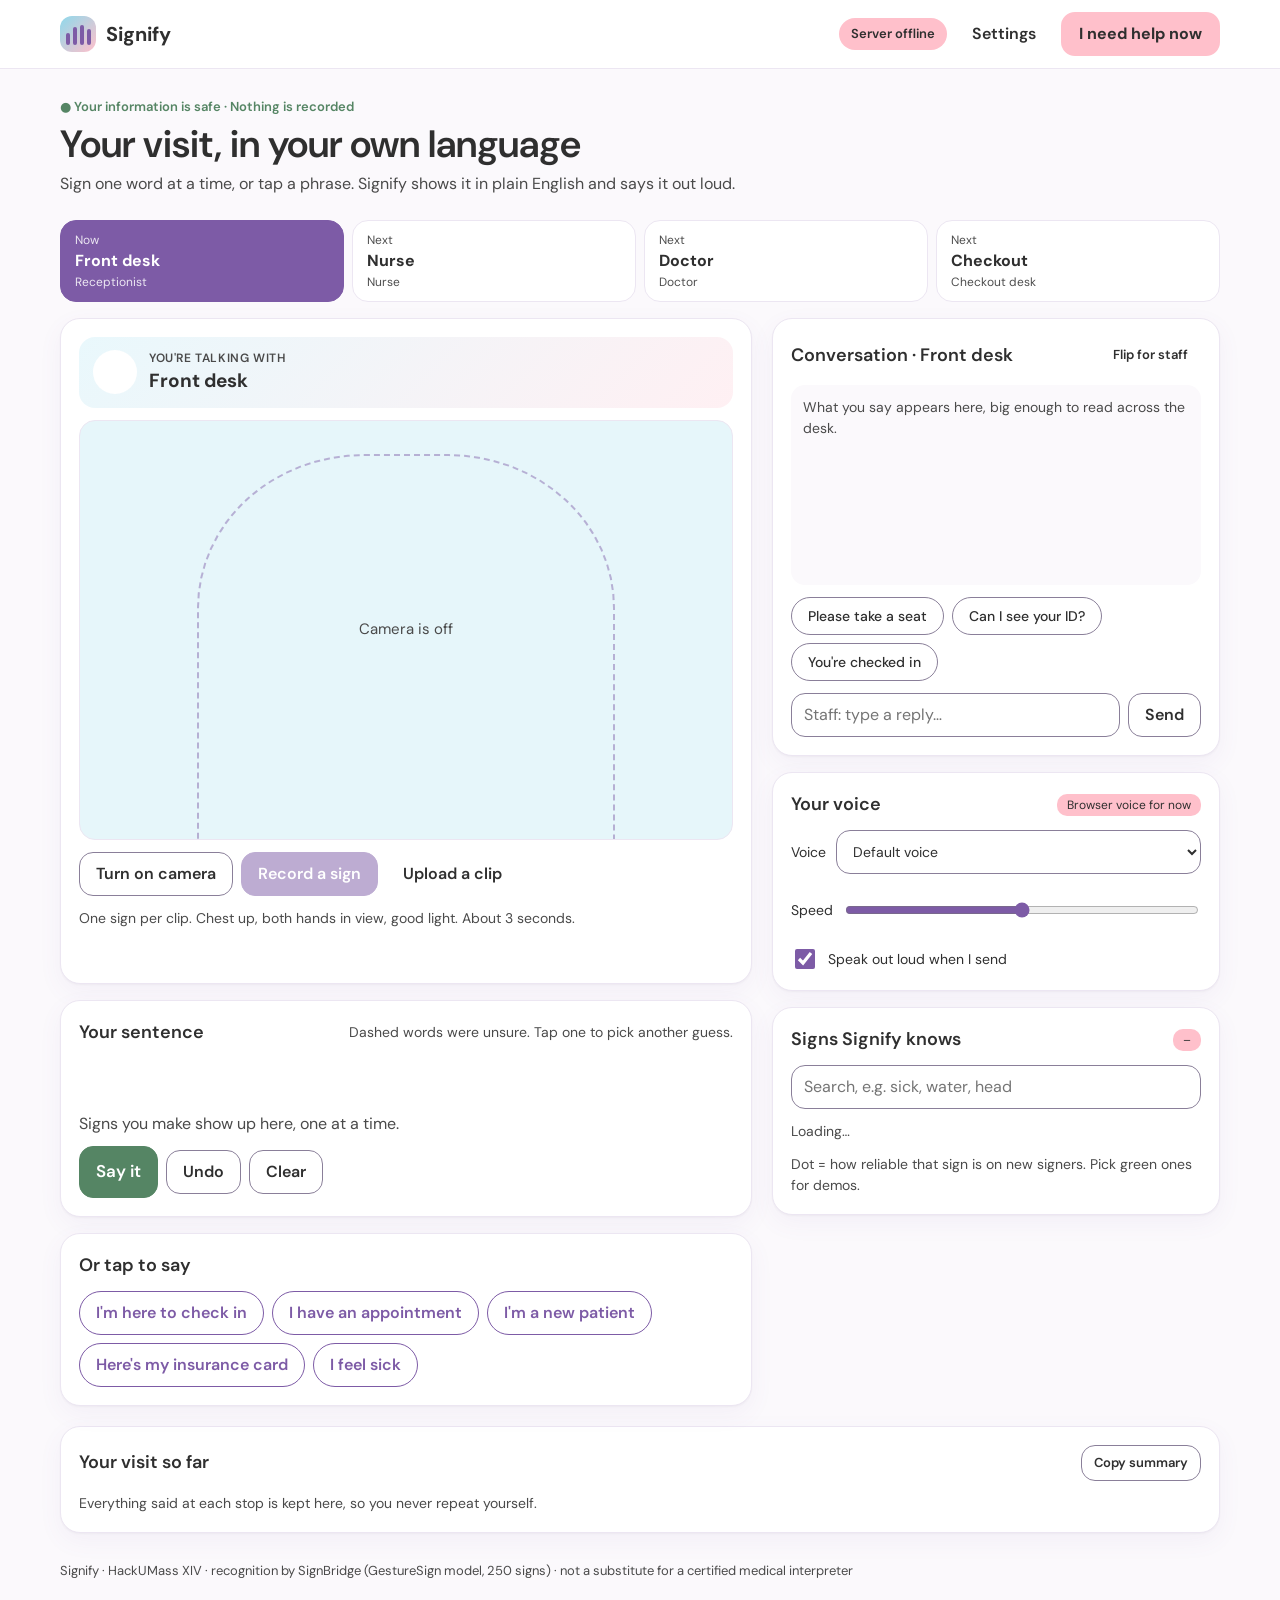
<file: frontend/index.html>
<!DOCTYPE html>
<html lang="en">
<head>
  <meta charset="UTF-8">
  <meta name="viewport" content="width=device-width, initial-scale=1">
  <title>Signify: your visit, in your own language</title>
  <link rel="preconnect" href="https://fonts.googleapis.com">
  <link href="https://fonts.googleapis.com/css2?family=DM+Sans:opsz,wght@9..40,400;9..40,500;9..40,600;9..40,700&display=swap" rel="stylesheet">
  <link rel="stylesheet" href="styles.css">
</head>
<body>
  <header class="topbar">
    <div class="wrap topbar-inner">
      <a class="brand" href="#">
        <span class="logo" aria-hidden="true"><i></i><i></i><i></i><i></i></span>
        <span>Signify</span>
      </a>
      <div class="topbar-right">
        <span id="health" class="pill pill-wait" role="status">Checking model…</span>
        <button id="settingsBtn" class="btn btn-ghost" aria-expanded="false" aria-controls="settings">Settings</button>
        <button id="urgentBtn" class="btn btn-urgent">I need help now</button>
      </div>
    </div>
    <div id="settings" class="wrap settings" hidden>
      <label>Backend URL <input id="apiUrl" type="url" spellcheck="false"></label>
      <label class="check"><input id="demoMode" type="checkbox"> Demo mode (canned answers, no backend)</label>
      <button id="saveSettings" class="btn">Save</button>
    </div>
  </header>

  <div id="urgentBanner" class="banner" role="alert" hidden>Staff have been alerted and are coming to you now.</div>

  <main class="wrap">
    <section class="intro">
      <p class="eyebrow">● Your information is safe · Nothing is recorded</p>
      <h1>Your visit, in your own language</h1>
      <p class="lead">Sign one word at a time, or tap a phrase. Signify shows it in plain English and says it out loud.</p>
    </section>

    <nav class="stops" aria-label="Visit journey" id="stops"></nav>

    <div class="grid">
      <section class="col-main">
        <div class="card">
          <div class="talking">
            <span class="avatar" aria-hidden="true"></span>
            <div><span class="label">You're talking with</span><strong id="whoLabel">Front desk</strong></div>
          </div>

          <div class="camera" id="camera">
            <video id="preview" autoplay muted playsinline></video>
            <div class="frame-guide" aria-hidden="true"></div>
            <div id="camMsg" class="cam-msg">Camera is off</div>
            <div id="recBar" class="rec-bar" hidden><div id="recFill"></div></div>
          </div>

          <div class="row">
            <button id="camBtn" class="btn">Turn on camera</button>
            <button id="recBtn" class="btn btn-primary" disabled>Record a sign</button>
            <label class="btn btn-ghost file-btn">Upload a clip<input id="fileInput" type="file" accept="video/*"></label>
          </div>
          <p class="hint">One sign per clip. Chest up, both hands in view, good light. About 3 seconds.</p>

          <div id="status" class="status" role="status" aria-live="polite"></div>

          <div id="result" class="result" hidden>
            <div class="result-top">
              <span id="resultWord" class="result-word"></span>
              <span id="resultBadge" class="badge"></span>
            </div>
            <div class="meter"><div id="resultMeter"></div></div>
            <p id="resultMeta" class="hint"></p>
            <div id="alts" class="alts"></div>
          </div>
        </div>

        <div class="card">
          <div class="card-head">
            <h2>Your sentence</h2>
            <span class="hint">Dashed words were unsure. Tap one to pick another guess.</span>
          </div>
          <div id="chips" class="chips" aria-live="polite"></div>
          <p id="sentenceText" class="sentence">Signs you make show up here, one at a time.</p>
          <div class="row">
            <button id="sayBtn" class="btn btn-ok">Say it</button>
            <button id="undoBtn" class="btn">Undo</button>
            <button id="clearBtn" class="btn">Clear</button>
          </div>
        </div>

        <div class="card">
          <h2>Or tap to say</h2>
          <div id="phrases" class="chips"></div>
        </div>
      </section>

      <aside class="col-side">
        <div class="card">
          <div class="card-head">
            <h2>Conversation · <span id="stopName">Front desk</span></h2>
            <button id="flipBtn" class="btn btn-ghost btn-sm" aria-pressed="false">Flip for staff</button>
          </div>
          <div id="thread" class="thread"><p class="hint">What you say appears here, big enough to read across the desk.</p></div>
          <div id="replies" class="chips small"></div>
          <form id="replyForm" class="row">
            <label class="sr" for="replyInput">Staff reply</label>
            <input id="replyInput" placeholder="Staff: type a reply…" autocomplete="off">
            <button class="btn" type="submit">Send</button>
          </form>
        </div>

        <div class="card">
          <div class="card-head"><h2>Your voice</h2><span class="tag">Browser voice for now</span></div>
          <label class="field">Voice <select id="voiceSel"></select></label>
          <label class="field">Speed <input id="rate" type="range" min="0.6" max="1.4" step="0.1" value="1"></label>
          <label class="check"><input id="autoSpeak" type="checkbox" checked> Speak out loud when I send</label>
        </div>

        <div class="card">
          <div class="card-head"><h2>Signs Signify knows</h2><span id="signCount" class="tag">–</span></div>
          <label class="sr" for="signSearch">Search signs</label>
          <input id="signSearch" placeholder="Search, e.g. sick, water, head">
          <div id="signList" class="sign-list"></div>
          <p class="hint">Dot = how reliable that sign is on new signers. Pick green ones for demos.</p>
        </div>
      </aside>
    </div>

    <section class="card">
      <div class="card-head"><h2>Your visit so far</h2><button id="copyBtn" class="btn btn-sm">Copy summary</button></div>
      <div id="log" class="log"><p class="hint">Everything said at each stop is kept here, so you never repeat yourself.</p></div>
    </section>
  </main>

  <footer class="wrap foot">Signify · HackUMass XIV · recognition by SignBridge (GestureSign model, 250 signs) · not a substitute for a certified medical interpreter</footer>

  <script src="app.js"></script>
</body>
</html>
</file>
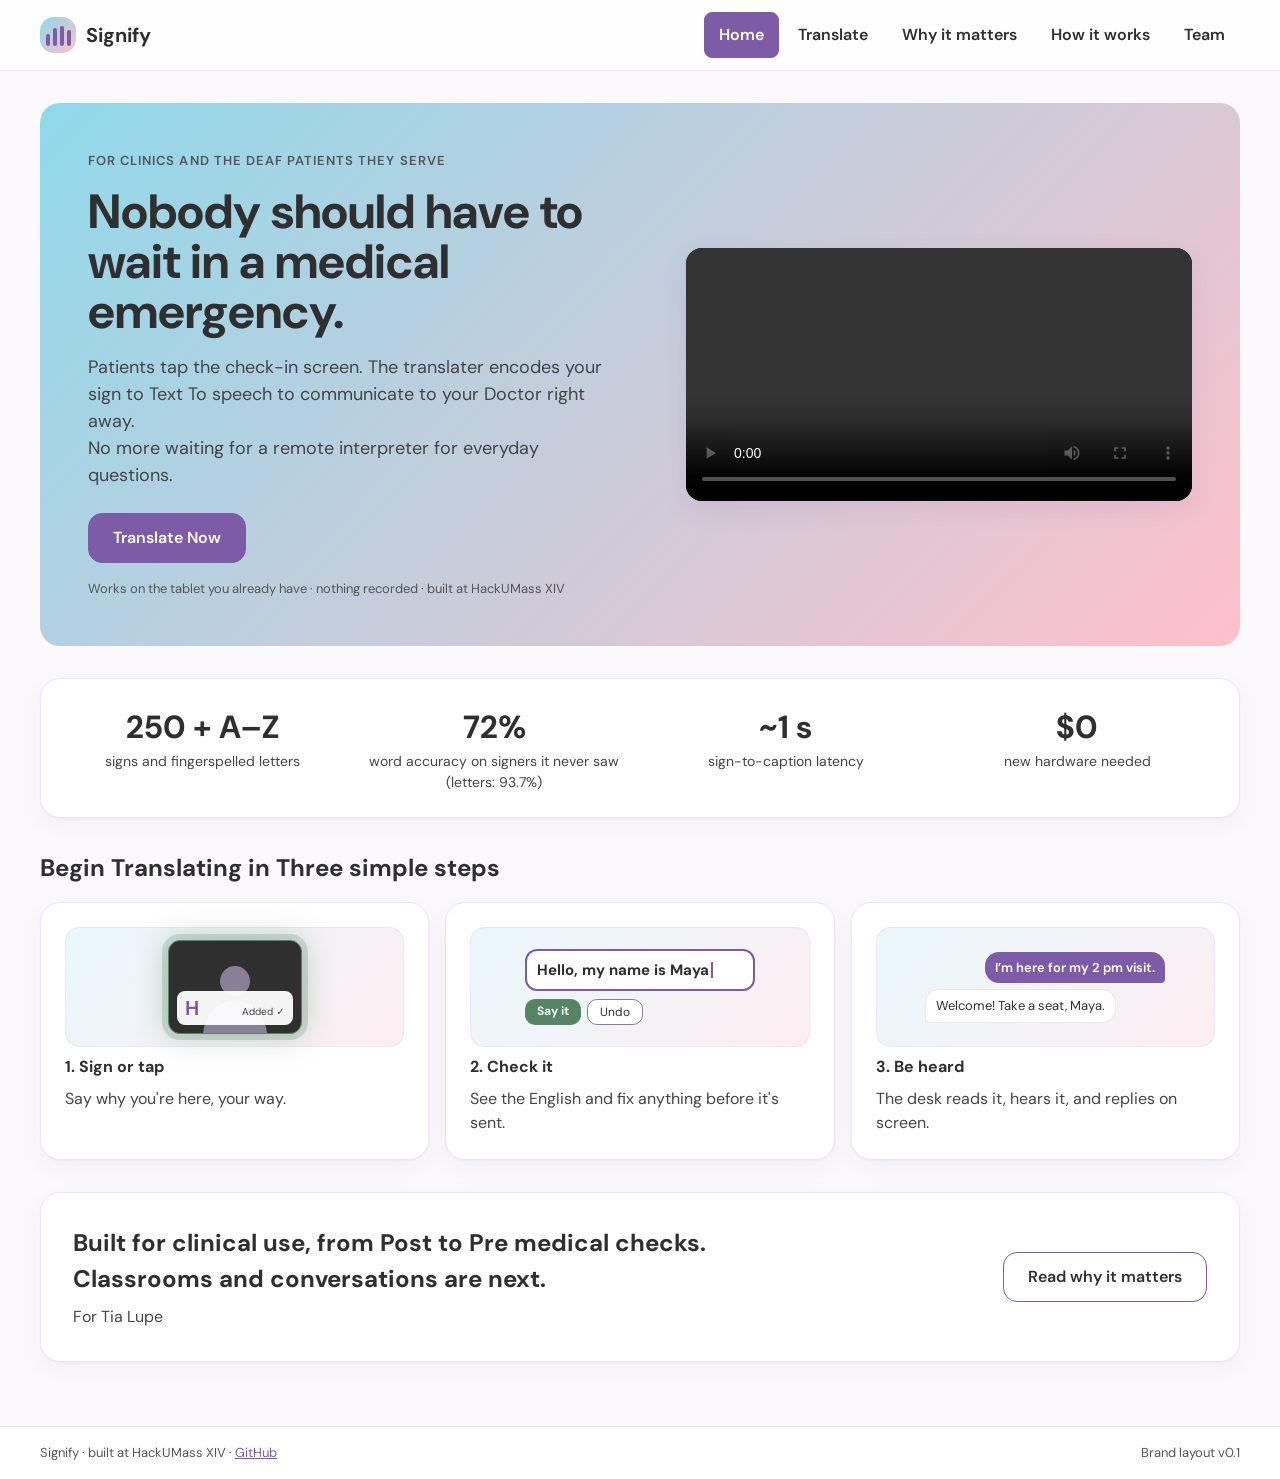
<file: joa_frontend/index.html>
<!doctype html>
<html lang="en">
<head>
<meta charset="utf-8">
<meta name="viewport" content="width=device-width, initial-scale=1">
<link rel="icon" href="data:image/svg+xml,%3Csvg xmlns=%27http://www.w3.org/2000/svg%27 viewBox=%270 0 36 36%27%3E%3Crect width=%2736%27 height=%2736%27 rx=%2710%27 fill=%27%238fd9eb%27/%3E%3Cg fill=%27%237d5ba6%27%3E%3Crect x=%279%27 y=%2717%27 width=%274%27 height=%2712%27 rx=%272%27/%3E%3Crect x=%2714.5%27 y=%2711%27 width=%274%27 height=%2718%27 rx=%272%27/%3E%3Crect x=%2720%27 y=%279%27 width=%274%27 height=%2720%27 rx=%272%27/%3E%3Crect x=%2725.5%27 y=%2713%27 width=%274%27 height=%2716%27 rx=%272%27/%3E%3C/g%3E%3C/svg%3E">
<title>Signify: ASL to speech for clinics</title>
<link rel="preconnect" href="https://fonts.googleapis.com">
<link href="https://fonts.googleapis.com/css2?family=DM+Sans:opsz,wght@9..40,400;9..40,500;9..40,600;9..40,700&amp;display=swap" rel="stylesheet">
<style>
body{margin:0}
a{color:#7d5ba6}a:hover{color:#5e4383}
button{font:inherit;cursor:pointer}
button,a[style*="border-radius"]{transition:transform .28s cubic-bezier(.34,1.56,.64,1),box-shadow .2s ease;will-change:transform}
button:hover,a[style*="border-radius"]:hover{transform:translateY(-2px) scale(1.04);box-shadow:0 8px 16px rgba(125,91,166,.22)}
button:active,a[style*="border-radius"]:active{transform:translateY(1px) scale(.93);box-shadow:0 1px 3px rgba(125,91,166,.2);transition-duration:.08s}
button:focus-visible,a:focus-visible{outline:3px solid #7d5ba6;outline-offset:2px}
@media (prefers-reduced-motion:reduce){button,a[style*="border-radius"]{transition:none}button:hover,button:active,a[style*="border-radius"]:hover,a[style*="border-radius"]:active{transform:none}}
.ph{background-color:#e6f6fa;background-image:repeating-linear-gradient(45deg,transparent 0 10px,rgba(85,133,100,.10) 10px 11px)}
</style>
<script src="assets/view.js"></script>
</head>
<body>
<div id="app"></div>

<!-- Page markup (Rev 3 design, wireframe V4). {{...}} values come from renderVals() below. -->
<template id="view">
<div style="min-height: 100vh; background: #fbf9fc; color: #2f2f2f; font-family: 'DM Sans', system-ui, sans-serif; font-size: 16px; line-height: 1.5">
<header style="background: rgba(255,255,255,.85); border-bottom: 1px solid #ece6f2">
<div style="max-width: 1200px; margin: 0 auto; padding: 12px 24px; display: flex; flex-wrap: wrap; align-items: center; justify-content: space-between; gap: 12px">
<a href="index.html" style="display: flex; align-items: center; gap: 10px; text-decoration: none; color: #2f2f2f">
<span aria-hidden="true" style="width: 36px; height: 36px; border-radius: 14px; background: linear-gradient(135deg, #8fd9eb, #ffc0cb); display: flex; align-items: flex-end; justify-content: center; gap: 3px; padding-bottom: 7px; box-sizing: border-box"><span style="width: 4px; height: 12px; border-radius: 2px; background: #7d5ba6"></span><span style="width: 4px; height: 18px; border-radius: 2px; background: #7d5ba6"></span><span style="width: 4px; height: 20px; border-radius: 2px; background: #7d5ba6"></span><span style="width: 4px; height: 16px; border-radius: 2px; background: #7d5ba6"></span></span>
<span style="font-weight: 700; font-size: 20px">Signify</span>
</a>
<nav aria-label="Main" style="display: flex; flex-wrap: wrap; gap: 4px">
<a href="index.html" aria-current="page" style="min-height: 44px; padding: 0 14px; border-radius: 8px; font-weight: 600; display: inline-flex; align-items: center; text-decoration: none; background: #7d5ba6; color: #ffffff; border: 1px solid #7d5ba6;">Home</a>
<a href="visit.html" style="min-height: 44px; padding: 0 14px; border-radius: 8px; font-weight: 600; display: inline-flex; align-items: center; text-decoration: none; background: transparent; color: #2f2f2f; border: 1px solid transparent;">Translate</a>
<a href="why.html" style="min-height: 44px; padding: 0 14px; border-radius: 8px; font-weight: 600; display: inline-flex; align-items: center; text-decoration: none; background: transparent; color: #2f2f2f; border: 1px solid transparent;">Why it matters</a>
<a href="how.html" style="min-height: 44px; padding: 0 14px; border-radius: 8px; font-weight: 600; display: inline-flex; align-items: center; text-decoration: none; background: transparent; color: #2f2f2f; border: 1px solid transparent;">How it works</a>
<a href="team.html" style="min-height: 44px; padding: 0 14px; border-radius: 8px; font-weight: 600; display: inline-flex; align-items: center; text-decoration: none; background: transparent; color: #2f2f2f; border: 1px solid transparent;">Team</a>
</nav>
</div>
</header>
<main style="max-width: 1200px; margin: 0 auto; padding: 32px 24px 64px; display: flex; flex-direction: column; gap: 32px">

<section style="display: flex; flex-wrap: wrap; gap: 32px; align-items: center; background: linear-gradient(135deg, #8fd9eb, #ffc0cb); border: none; border-radius: 20px; padding: 48px">
<div style="flex: 1 1 420px; display: flex; flex-direction: column; gap: 16px">
<span style="font-size: 13px; font-weight: 600; letter-spacing: .08em; text-transform: uppercase; color: #555">For clinics and the Deaf patients they serve</span>
<h1 style="margin: 0; font-size: 48px; line-height: 1.05">Nobody should have to wait in a medical emergency.</h1>
<p style="margin: 0; font-size: 18px; color: #444; max-width: 520px; text-align: start">Patients tap the check-in screen. The translater encodes your sign to Text To speech to communicate to your Doctor right away. <br>No more waiting for a remote interpreter for everyday questions.</p>
<div style="display: flex; flex-wrap: wrap; gap: 12px; margin-top: 8px">
<a href="visit.html" style="min-height: 48px; padding: 0 24px; border-radius: 14px; border: 1px solid #7d5ba6; background: #7d5ba6; color: #ffffff; font-weight: 600; display: inline-flex; align-items: center; text-decoration: none">Translate Now</a>
</div>
<span style="font-size: 13px; color: #555">Works on the tablet you already have · nothing recorded · built at HackUMass XIV</span>
</div>
<div style="flex: 1 1 360px; min-width: 0">
<video src="assets/signify-demo.mp4" autoplay muted loop playsinline controls preload="metadata" aria-label="Signify demo: someone signs, captions appear and are spoken aloud" style="display: block; width: 100%; max-height: 420px; border-radius: 16px; background: #2f2f2f; box-shadow: 0 8px 24px rgba(125,91,166,.12)"></video>
</div>
</section>

<section style="background: #ffffff; border: 1px solid #ece6f2; border-radius: 20px; box-shadow: 0 1px 2px rgba(47,47,47,.04), 0 8px 24px rgba(125,91,166,.06); padding: 24px; display: grid; grid-template-columns: repeat(auto-fit, minmax(220px, 1fr)); gap: 16px; text-align: center">
<div><div style="font-size: 32px; font-weight: 700">250 + A–Z</div><div style="color: #444; font-size: 14px">signs and fingerspelled letters</div></div>
<div><div style="font-size: 32px; font-weight: 700">72%</div><div style="color: #444; font-size: 14px">word accuracy on signers it never saw (letters: 93.7%)</div></div>
<div><div style="font-size: 32px; font-weight: 700">~1 s</div><div style="color: #444; font-size: 14px">sign-to-caption latency</div></div>
<div><div style="font-size: 32px; font-weight: 700">$0</div><div style="color: #444; font-size: 14px">new hardware needed</div></div>
</section>

<section style="display: flex; flex-direction: column; gap: 16px">
<h2 style="margin: 0; font-size: 24px">Begin Translating in Three simple steps</h2>
<div style="display: grid; grid-template-columns: repeat(auto-fit, minmax(260px, 1fr)); gap: 16px">
<div style="background: #ffffff; border: 1px solid #ece6f2; border-radius: 20px; box-shadow: 0 1px 2px rgba(47,47,47,.04), 0 8px 24px rgba(125,91,166,.06); padding: 24px; display: flex; flex-direction: column; gap: 8px"><div aria-hidden="true" style="height: 120px; border-radius: 14px; background: linear-gradient(135deg, #e9f8fc, #fdeef2); border: 1px solid #ece6f2; display: flex; align-items: center; justify-content: center; gap: 10px; padding: 12px; box-sizing: border-box"><div style="position: relative; width: 132px; height: 92px; border-radius: 12px; background: #2f2f2f; box-shadow: 0 0 0 6px rgba(85,133,100,.22), 0 0 30px 2px rgba(85,133,100,.35); border: 1px solid #558564"><svg width="132" height="92" viewBox="0 0 132 92" style="position: absolute; inset: 0"><circle cx="66" cy="40" r="15" fill="#8a7f99"/><path d="M34 92c3-22 16-32 32-32s29 10 32 32z" fill="#8a7f99"/></svg><span style="position: absolute; left: 8px; right: 8px; bottom: 8px; background: rgba(255,255,255,.95); border-radius: 8px; padding: 2px 8px; display: flex; justify-content: space-between; align-items: baseline"><strong style="font-size: 20px; color: #7d5ba6">H</strong><span style="font-size: 10px; color: #444">Added ✓</span></span></div></div><strong>1. Sign or tap</strong><span style="color: #444">Say why you're here, your way.</span></div>
<div style="background: #ffffff; border: 1px solid #ece6f2; border-radius: 20px; box-shadow: 0 1px 2px rgba(47,47,47,.04), 0 8px 24px rgba(125,91,166,.06); padding: 24px; display: flex; flex-direction: column; gap: 8px"><div aria-hidden="true" style="height: 120px; border-radius: 14px; background: linear-gradient(135deg, #e9f8fc, #fdeef2); border: 1px solid #ece6f2; display: flex; align-items: center; justify-content: center; gap: 10px; padding: 12px; box-sizing: border-box"><div style="width: 100%; max-width: 230px; display: flex; flex-direction: column; gap: 8px"><div style="background: #ffffff; border: 2px solid #7d5ba6; border-radius: 12px; padding: 8px 10px; font-weight: 700; font-size: 15px">Hello, my name is Maya<span style="display: inline-block; width: 2px; height: 16px; background: #7d5ba6; vertical-align: -3px; margin-left: 2px"></span></div><div style="display: flex; gap: 6px"><span style="padding: 3px 12px; border-radius: 10px; background: #558564; color: #ffffff; font-size: 12px; font-weight: 700">Say it</span><span style="padding: 3px 12px; border-radius: 10px; border: 1px solid #8a7f99; background: #ffffff; font-size: 12px">Undo</span></div></div></div><strong>2. Check it</strong><span style="color: #444">See the English and fix anything before it's sent.</span></div>
<div style="background: #ffffff; border: 1px solid #ece6f2; border-radius: 20px; box-shadow: 0 1px 2px rgba(47,47,47,.04), 0 8px 24px rgba(125,91,166,.06); padding: 24px; display: flex; flex-direction: column; gap: 8px"><div aria-hidden="true" style="height: 120px; border-radius: 14px; background: linear-gradient(135deg, #e9f8fc, #fdeef2); border: 1px solid #ece6f2; display: flex; align-items: center; justify-content: center; gap: 10px; padding: 12px; box-sizing: border-box"><div style="width: 100%; max-width: 240px; display: flex; flex-direction: column; gap: 6px"><span style="align-self: flex-end; background: #7d5ba6; color: #ffffff; padding: 6px 10px; border-radius: 14px 14px 4px 14px; font-size: 13px; font-weight: 600">I’m here for my 2 pm visit.</span><span style="align-self: flex-start; background: #ffffff; border: 1px solid #ece6f2; padding: 6px 10px; border-radius: 14px 14px 14px 4px; font-size: 13px">Welcome! Take a seat, Maya.</span></div></div><strong>3. Be heard</strong><span style="color: #444">The desk reads it, hears it, and replies on screen.</span></div>
</div>
</section>

<section style="background: #ffffff; border: 1px solid #ece6f2; border-radius: 20px; box-shadow: 0 1px 2px rgba(47,47,47,.04), 0 8px 24px rgba(125,91,166,.06); padding: 32px; display: flex; flex-wrap: wrap; justify-content: space-between; align-items: center; gap: 16px">
<div style="max-width: 640px">
<h2 style="margin: 0; font-size: 24px">Built for clinical use, from Post to Pre medical checks. Classrooms and conversations are next.</h2>
<p style="margin: 8px 0 0; color: #444">For Tia Lupe</p>
</div>
<a href="why.html" style="min-height: 48px; padding: 0 24px; border-radius: 14px; border: 1px solid #7d5ba6; background: #ffffff; color: #2f2f2f; font-weight: 600; display: inline-flex; align-items: center; text-decoration: none">Read why it matters</a>
</section>
</main>
<footer style="border-top: 1px solid #ece6f2; background: #ffffff">
<div style="max-width: 1200px; margin: 0 auto; padding: 16px 24px; display: flex; flex-wrap: wrap; justify-content: space-between; gap: 8px; font-size: 13px; color: #555">
<span>Signify · built at HackUMass XIV · <a href="https://github.com/Erm-Huh/Signify">GitHub</a></span>
<span>Brand layout v0.1</span>
</div>
</footer>
</div>
</template>

<script>
class Component extends DCLogic {
  renderVals() { return {}; }
}
window.Component = Component;
</script>
</body>
</html>
</file>
<file: frontend/styles.css>
:root {
  --lilac: #7d5ba6; --lilac-dark: #5e4383; --blue: #8fd9eb; --pink: #ffc0cb;
  --teal: #558564; --graphite: #2f2f2f; --muted: #4a4a4a;
  --ground: #fbf9fc; --line: #ece6f2; --control: #8a7f99; --tint: #f3eefa;
  --radius: 20px;
  --shadow: 0 1px 2px rgba(47,47,47,.04), 0 8px 24px rgba(125,91,166,.06);
}
* { box-sizing: border-box; }
[hidden] { display: none !important; }
body { margin: 0; background: var(--ground); color: var(--graphite); font: 16px/1.5 'DM Sans', system-ui, sans-serif; }
h1, h2 { margin: 0; font-weight: 600; }
h1 { font-size: clamp(28px, 4vw, 38px); line-height: 1.15; }
h2 { font-size: 18px; }
.wrap { max-width: 1200px; margin: 0 auto; padding: 0 20px; }
.sr { position: absolute; width: 1px; height: 1px; overflow: hidden; clip: rect(0 0 0 0); }
.hint { color: var(--muted); font-size: 14px; margin: 0; }
.label { display: block; font-size: 12px; font-weight: 600; color: var(--muted); text-transform: uppercase; letter-spacing: .05em; }
.tag { font-size: 12px; padding: 2px 10px; border-radius: 10px; background: var(--pink); }

.topbar { position: sticky; top: 0; z-index: 5; background: rgba(255,255,255,.9); backdrop-filter: blur(6px); border-bottom: 1px solid var(--line); }
.topbar-inner { display: flex; flex-wrap: wrap; gap: 12px; align-items: center; justify-content: space-between; padding-top: 12px; padding-bottom: 12px; }
.brand { display: flex; align-items: center; gap: 10px; font-weight: 700; font-size: 20px; color: var(--graphite); text-decoration: none; }
.logo { width: 36px; height: 36px; border-radius: 12px; background: linear-gradient(135deg, var(--blue), var(--pink)); display: flex; align-items: flex-end; justify-content: center; gap: 3px; padding-bottom: 7px; }
.logo i { width: 4px; border-radius: 2px; background: var(--lilac); }
.logo i:nth-child(1) { height: 12px; } .logo i:nth-child(2) { height: 18px; } .logo i:nth-child(3) { height: 20px; } .logo i:nth-child(4) { height: 16px; }
.topbar-right { display: flex; flex-wrap: wrap; gap: 8px; align-items: center; }
.settings { display: flex; flex-wrap: wrap; gap: 12px; align-items: center; padding-bottom: 12px; }
.settings input[type=url] { min-width: 260px; }

.pill { font-size: 13px; font-weight: 600; padding: 6px 12px; border-radius: 16px; }
.pill-ok { background: #eaf4ee; color: #2f5a3c; }
.pill-wait { background: var(--tint); color: var(--muted); }
.pill-bad { background: var(--pink); color: var(--graphite); }

.btn { min-height: 44px; padding: 0 16px; border-radius: 14px; border: 1px solid var(--control); background: #fff; color: var(--graphite); font: inherit; font-weight: 600; cursor: pointer; display: inline-flex; align-items: center; gap: 6px; }
.btn:disabled { opacity: .5; cursor: not-allowed; }
.btn:focus-visible, input:focus-visible, select:focus-visible { outline: 3px solid var(--blue); outline-offset: 2px; }
.btn-primary { background: var(--lilac); border-color: var(--lilac); color: #fff; }
.btn-primary:hover:not(:disabled) { background: var(--lilac-dark); }
.btn-ok { background: var(--teal); border-color: var(--teal); color: #fff; min-height: 52px; font-size: 17px; }
.btn-ghost { border-color: transparent; background: transparent; }
.btn-urgent { background: var(--pink); border: 2px solid var(--pink); font-weight: 700; }
.btn-urgent[aria-pressed=true] { background: #fff; border-color: var(--graphite); }
.btn-sm { min-height: 36px; font-size: 13px; padding: 0 12px; }
.btn.recording { background: #fff; color: var(--lilac); border-color: var(--lilac); }
.file-btn input { display: none; }

.banner { background: var(--pink); padding: 14px 20px; font-size: 18px; font-weight: 600; text-align: center; }
.intro { padding: 28px 0 8px; display: flex; flex-direction: column; gap: 6px; }
.eyebrow { margin: 0; font-size: 13px; font-weight: 600; color: var(--teal); }
.lead { margin: 0; color: var(--muted); max-width: 680px; }

.stops { display: grid; grid-template-columns: repeat(4, minmax(0, 1fr)); gap: 8px; margin: 16px 0; }
.stop { text-align: left; min-height: 64px; padding: 10px 14px; border-radius: 16px; border: 1px solid var(--line); background: #fff; color: var(--graphite); font: inherit; cursor: pointer; }
.stop small { display: block; font-size: 12px; opacity: .85; }
.stop strong { display: block; font-size: 16px; }
.stop.visited { background: #eaf4ee; border-color: #cfe3d6; }
.stop.current { background: var(--lilac); color: #fff; border-color: var(--lilac); }

.grid { display: flex; flex-wrap: wrap; gap: 20px; align-items: flex-start; }
.col-main { flex: 3 1 560px; min-width: 0; display: flex; flex-direction: column; gap: 16px; }
.col-side { flex: 2 1 360px; min-width: 0; display: flex; flex-direction: column; gap: 16px; }
.card { background: #fff; border: 1px solid var(--line); border-radius: var(--radius); box-shadow: var(--shadow); padding: 18px; display: flex; flex-direction: column; gap: 12px; margin-bottom: 0; }
main > .card { margin: 20px 0; }
.card-head { display: flex; flex-wrap: wrap; justify-content: space-between; align-items: center; gap: 8px; }
.row { display: flex; flex-wrap: wrap; gap: 8px; align-items: center; }
.row input { flex: 1; min-width: 0; }
input, select { min-height: 44px; border: 1px solid var(--control); border-radius: 14px; padding: 0 12px; font: inherit; background: #fff; color: var(--graphite); }
.field { display: flex; align-items: center; gap: 10px; font-size: 14px; }
.field select, .field input { flex: 1; }
.check { display: flex; align-items: center; gap: 10px; font-size: 14px; }
.check input { width: 20px; height: 20px; min-height: 0; accent-color: var(--lilac); }
input[type=range] { accent-color: var(--lilac); border: none; padding: 0; }

.talking { display: flex; align-items: center; gap: 12px; padding: 12px 14px; border-radius: 16px; background: linear-gradient(135deg, #e9f8fc, #fff0f3); }
.talking strong { font-size: 19px; }
.avatar { width: 44px; height: 44px; border-radius: 22px; background: #fff; flex: none; }

.camera { position: relative; aspect-ratio: 4 / 3; max-height: 420px; border-radius: 16px; overflow: hidden; background: #e6f6fa; border: 1px solid var(--line); transition: border-color .2s; }
.camera video { width: 100%; height: 100%; object-fit: cover; transform: scaleX(-1); display: block; }
.camera.flash { border: 5px solid var(--teal); }
.frame-guide { position: absolute; inset: 8% 18% 0; border: 2px dashed rgba(125,91,166,.45); border-bottom: none; border-radius: 40% 40% 0 0; pointer-events: none; }
.cam-msg { position: absolute; inset: 0; display: flex; align-items: center; justify-content: center; text-align: center; padding: 16px; color: var(--muted); font-size: 15px; }
.rec-bar { position: absolute; left: 16px; right: 16px; bottom: 16px; height: 10px; background: rgba(255,255,255,.7); border-radius: 5px; overflow: hidden; }
.rec-bar div { height: 100%; width: 0; background: var(--lilac); transition: width .1s linear; }

.status { min-height: 24px; font-weight: 600; }
.status.error { color: #8a2a3a; background: #fff0f3; padding: 10px 14px; border-radius: 14px; }
.spinner { display: inline-block; width: 16px; height: 16px; border-radius: 50%; border: 3px solid var(--line); border-top-color: var(--lilac); animation: spin 1s linear infinite; vertical-align: -3px; margin-right: 8px; }
@keyframes spin { to { transform: rotate(360deg); } }
@media (prefers-reduced-motion: reduce) { .spinner { animation: none; } * { transition: none !important; } }

.result { background: var(--tint); border-radius: 16px; padding: 16px; display: flex; flex-direction: column; gap: 8px; }
.result-top { display: flex; flex-wrap: wrap; align-items: baseline; justify-content: space-between; gap: 8px; }
.result-word { font-size: 48px; font-weight: 700; color: var(--lilac); line-height: 1; text-transform: uppercase; }
.badge { font-size: 13px; font-weight: 700; padding: 4px 10px; border-radius: 12px; }
.badge.ok { background: #eaf4ee; color: #2f5a3c; }
.badge.unsure { background: var(--pink); color: var(--graphite); }
.meter { height: 8px; background: #fff; border-radius: 4px; overflow: hidden; }
.meter div { height: 100%; background: var(--teal); width: 0; }
.alts { display: flex; flex-wrap: wrap; gap: 8px; }

.chips { display: flex; flex-wrap: wrap; gap: 8px; min-height: 44px; }
.chip { min-height: 44px; padding: 0 16px; border-radius: 22px; border: 2px solid var(--blue); background: #e9f8fc; color: var(--graphite); font: inherit; font-weight: 700; cursor: pointer; }
.chip.unsure { background: #fff; border: 2px dashed var(--lilac); }
.chip.phrase { border: 1px solid var(--lilac); background: #fff; color: var(--lilac); font-weight: 600; }
.chips.small .chip { min-height: 38px; font-size: 14px; border: 1px solid var(--control); background: #fff; font-weight: 500; }
.sentence { margin: 0; font-size: 30px; font-weight: 600; line-height: 1.25; }
.sentence.empty { font-size: 16px; font-weight: 400; color: var(--muted); }

.thread { display: flex; flex-direction: column; gap: 8px; min-height: 200px; max-height: 380px; overflow-y: auto; background: var(--ground); border-radius: 14px; padding: 12px; transition: transform .3s; }
.thread.flipped { transform: rotate(180deg); }
.msg { max-width: 88%; padding: 10px 14px; border-radius: 16px; font-size: 18px; line-height: 1.35; }
.msg small { display: block; font-size: 12px; font-weight: 600; opacity: .85; }
.msg.me { align-self: flex-start; background: var(--lilac); color: #fff; }
.msg.them { align-self: flex-end; background: var(--pink); }
.msg.sys { align-self: center; background: #eaf4ee; font-size: 14px; }

.sign-list { display: flex; flex-wrap: wrap; gap: 6px; max-height: 220px; overflow-y: auto; }
.sign { font-size: 13px; padding: 4px 10px; border-radius: 12px; background: var(--ground); border: 1px solid var(--line); display: inline-flex; align-items: center; gap: 6px; }
.dot { width: 8px; height: 8px; border-radius: 4px; }
.dot.hi { background: var(--teal); } .dot.mid { background: #c9a227; } .dot.lo { background: #b0475a; }

.log { display: grid; grid-template-columns: repeat(auto-fit, minmax(220px, 1fr)); gap: 12px; }
.log-stop { border: 1px solid var(--line); border-radius: 16px; padding: 14px; font-size: 14px; }
.log-stop strong { color: var(--lilac); display: block; margin-bottom: 4px; }
.foot { color: var(--muted); font-size: 13px; padding-top: 8px; padding-bottom: 32px; }

@media (max-width: 640px) { .stops { grid-template-columns: repeat(2, minmax(0, 1fr)); } .result-word { font-size: 38px; } .sentence { font-size: 24px; } }
</file>
